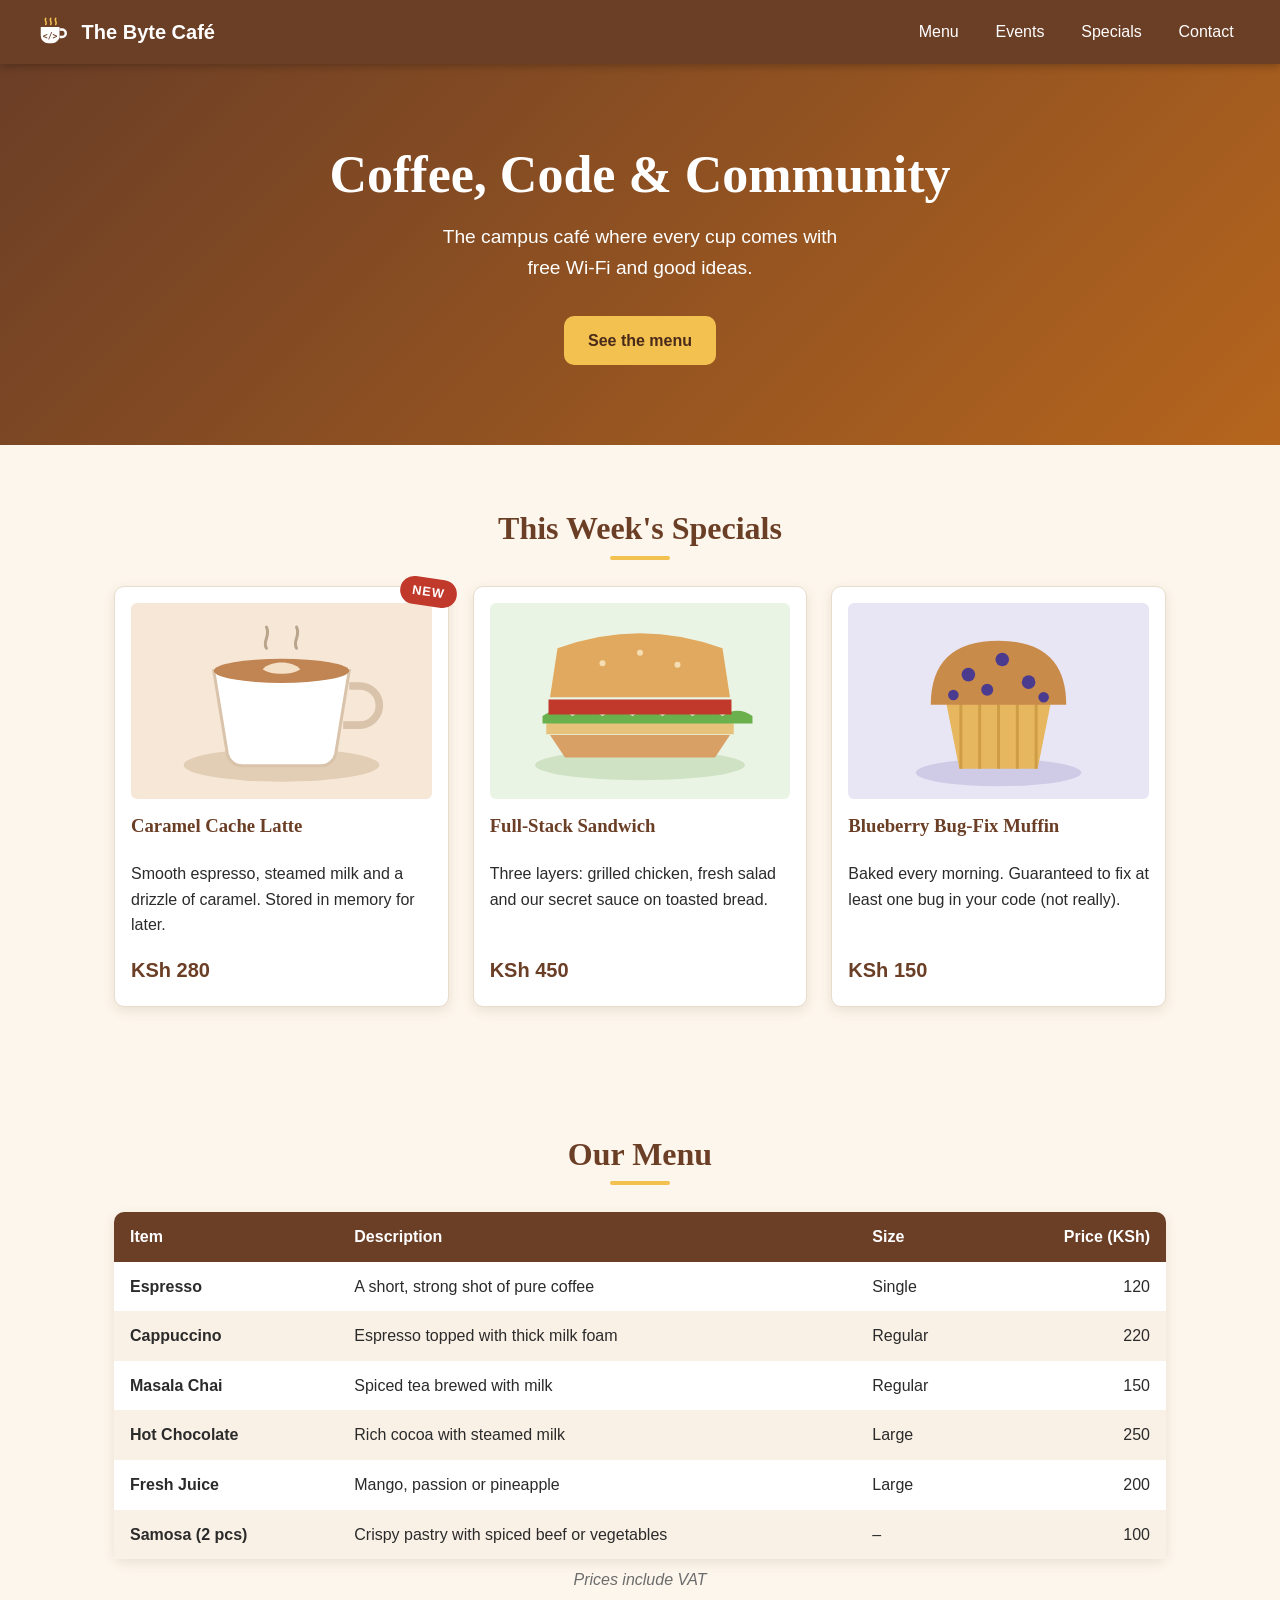
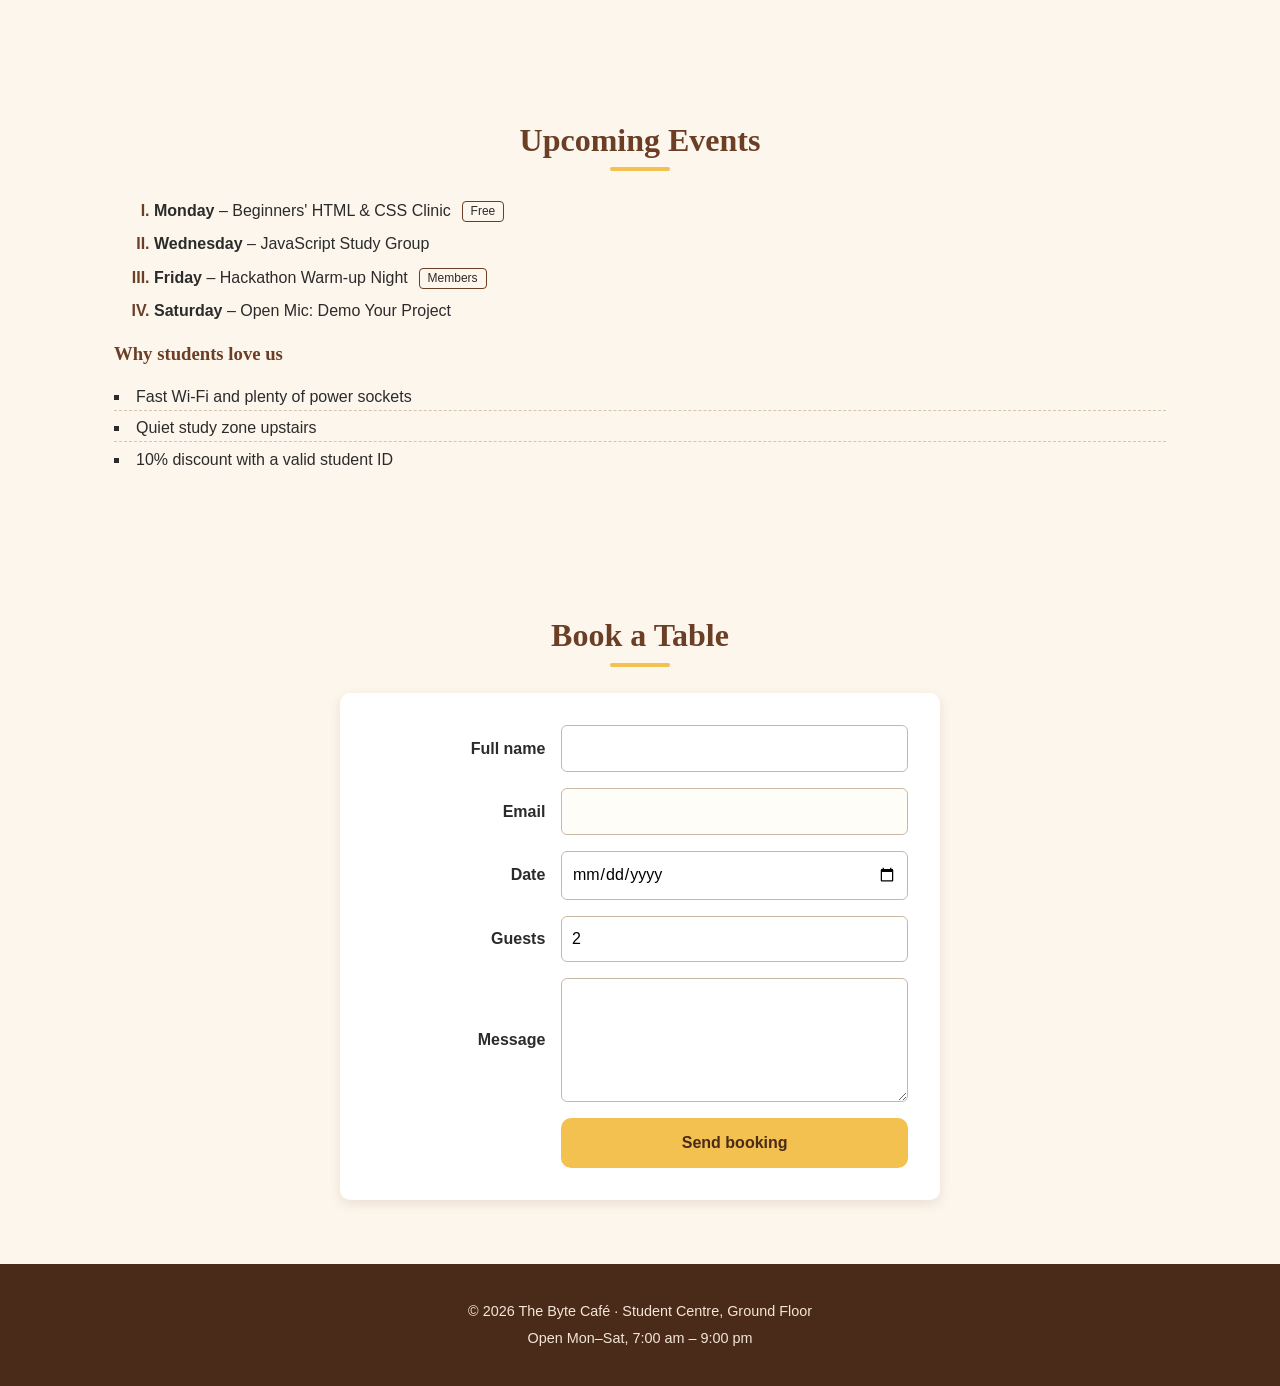
<file: index.html>
<!DOCTYPE html>
<html lang="en">
<head>
  <meta charset="UTF-8">
  <meta name="viewport" content="width=device-width, initial-scale=1">
  <title>The Byte Café – Campus Coffee &amp; Code</title>
  <link rel="stylesheet" href="css/style.css">
</head>
<body>

  <!-- ================= HEADER ================= -->
  <header class="site-header">
    <a href="#top" class="logo" id="top">
      <img src="images/logo.svg" alt="" width="40" height="40">
      <span>The Byte Café</span>
    </a>
    <nav aria-label="Main navigation">
      <ul class="nav-list">
        <li><a href="#menu">Menu</a></li>
        <li><a href="#events">Events</a></li>
        <li><a href="#specials">Specials</a></li>
        <li><a href="#contact">Contact</a></li>
      </ul>
    </nav>
  </header>

  <!-- ================= HERO ================= -->
  <section class="hero">
    <h1>Coffee, Code &amp; Community</h1>
    <p class="tagline">The campus café where every cup comes with free Wi-Fi and good ideas.</p>
    <a href="#menu" class="btn btn-primary">See the menu</a>
  </section>

  <main>

    <!-- ================= SPECIALS (cards) ================= -->
    <section id="specials" class="specials">
      <h2>This Week's Specials</h2>
      <div class="card-list">
        <article class="card">
          <span class="badge">New</span>
          <img src="images/latte.svg" alt="A caramel latte in a white cup">
          <h3>Caramel Cache Latte</h3>
          <p>Smooth espresso, steamed milk and a drizzle of caramel. Stored in memory for later.</p>
          <p class="price">KSh 280</p>
        </article>
        <article class="card">
          <img src="images/sandwich.svg" alt="A toasted chicken sandwich">
          <h3>Full-Stack Sandwich</h3>
          <p>Three layers: grilled chicken, fresh salad and our secret sauce on toasted bread.</p>
          <p class="price">KSh 450</p>
        </article>
        <article class="card">
          <img src="images/muffin.svg" alt="A blueberry muffin">
          <h3>Blueberry Bug-Fix Muffin</h3>
          <p>Baked every morning. Guaranteed to fix at least one bug in your code (not really).</p>
          <p class="price">KSh 150</p>
        </article>
      </div>
    </section>

    <!-- ================= MENU (table) ================= -->
    <section id="menu" class="menu">
      <h2>Our Menu</h2>
      <table class="menu-table">
        <caption>Prices include VAT</caption>
        <thead>
          <tr>
            <th scope="col">Item</th>
            <th scope="col">Description</th>
            <th scope="col">Size</th>
            <th scope="col">Price (KSh)</th>
          </tr>
        </thead>
        <tbody>
          <tr>
            <td>Espresso</td>
            <td>A short, strong shot of pure coffee</td>
            <td>Single</td>
            <td>120</td>
          </tr>
          <tr>
            <td>Cappuccino</td>
            <td>Espresso topped with thick milk foam</td>
            <td>Regular</td>
            <td>220</td>
          </tr>
          <tr>
            <td>Masala Chai</td>
            <td>Spiced tea brewed with milk</td>
            <td>Regular</td>
            <td>150</td>
          </tr>
          <tr>
            <td>Hot Chocolate</td>
            <td>Rich cocoa with steamed milk</td>
            <td>Large</td>
            <td>250</td>
          </tr>
          <tr>
            <td>Fresh Juice</td>
            <td>Mango, passion or pineapple</td>
            <td>Large</td>
            <td>200</td>
          </tr>
          <tr>
            <td>Samosa (2 pcs)</td>
            <td>Crispy pastry with spiced beef or vegetables</td>
            <td>–</td>
            <td>100</td>
          </tr>
        </tbody>
      </table>
    </section>

    <!-- ================= EVENTS (list) ================= -->
    <section id="events" class="events">
      <h2>Upcoming Events</h2>
      <ol class="event-list">
        <li><strong>Monday</strong> – Beginners' HTML &amp; CSS Clinic <span class="tag">Free</span></li>
        <li><strong>Wednesday</strong> – JavaScript Study Group</li>
        <li><strong>Friday</strong> – Hackathon Warm-up Night <span class="tag">Members</span></li>
        <li><strong>Saturday</strong> – Open Mic: Demo Your Project</li>
      </ol>
      <h3>Why students love us</h3>
      <ul class="feature-list">
        <li>Fast Wi-Fi and plenty of power sockets</li>
        <li>Quiet study zone upstairs</li>
        <li>10% discount with a valid student ID</li>
      </ul>
    </section>

    <!-- ================= CONTACT (form) ================= -->
    <section id="contact" class="contact">
      <h2>Book a Table</h2>
      <form class="booking-form" action="#" method="post">
        <label for="name">Full name</label>
        <input id="name" name="name" type="text" required>

        <label for="email">Email</label>
        <input id="email" name="email" type="email" required>

        <label for="date">Date</label>
        <input id="date" name="date" type="date">

        <label for="guests">Guests</label>
        <input id="guests" name="guests" type="number" min="1" max="12" value="2">

        <label for="message">Message</label>
        <textarea id="message" name="message" rows="4"></textarea>

        <button type="submit" class="btn btn-primary">Send booking</button>
      </form>
    </section>

  </main>

  <!-- ================= FOOTER ================= -->
  <footer class="site-footer">
    <p>&copy; 2026 The Byte Café · Student Centre, Ground Floor</p>
    <p>Open Mon–Sat, 7:00 am – 9:00 pm</p>
  </footer>

</body>
</html>
</file>
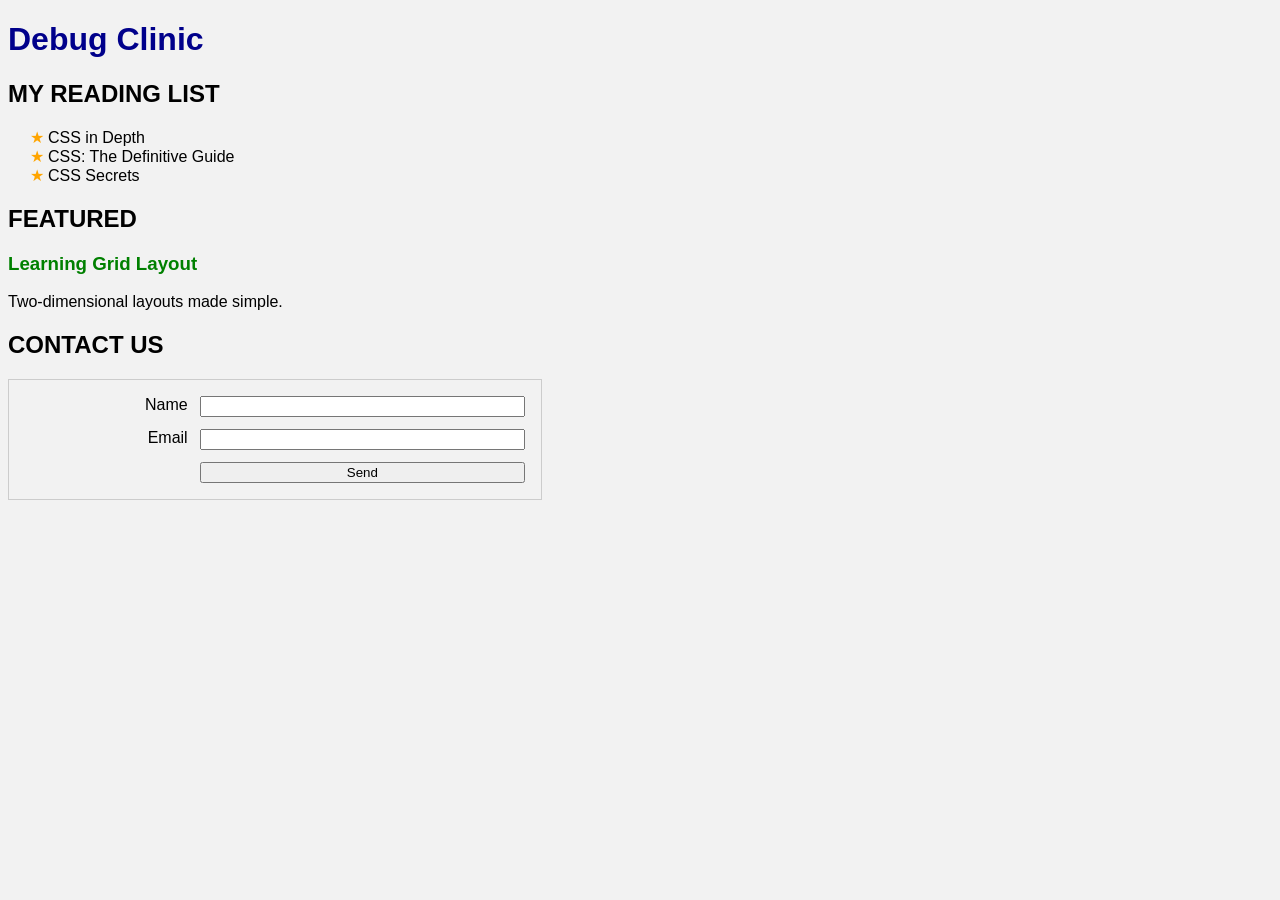
<file: exercises/buggy-fixed.html>
<!DOCTYPE html>
<html lang="en">
<head>
  <meta charset="UTF-8">
  <title>Part 11 – Debug Clinic (FIXED)</title>
  <!--
    This page contains 10 deliberate bugs (HTML and CSS) plus 1 best-practice
    problem in the <head>.
    The page SHOULD look like this when fixed:
      - Arial font everywhere, light grey page background
      - Dark blue h1, UPPERCASE h2 headings
      - The book list uses star-shaped "★" bullets in orange
      - Card titles are bold and green
      - Contact form: labels in a left column, inputs in a right column (grid)
      - Clicking the "Email" label puts the cursor in the email box
      - The "Send" button turns deepskyblue on hover
    Find each bug, fix it, and record it in the worksheet (line, bug, fix, how you found it).
  -->
  <style>
    body {
      font-family: Arial, sans-serif;
      background-color: #f2f2f2;
    }

    h1 {
      color: darkblue;
    }

    h2 {
      text-transform: uppercase;
    }

    ul.books li::marker {
      content: "★ ";
      color: orange;
    }

    .card-title {
      font-weight: bold;
      color: green;
    }

    form {
      display: grid;
      grid-template-columns: 1fr 2fr;
      gap: 12px;
      max-width: 500px;
    }

    label {
      grid-column: 1 / 2;
      text-align: right;
    }

    input,
    button {
      grid-column: 2 / 3;
    }

    button:hover {
      background-color: deepskyblue;
    }

    #contact {
      border: 1px solid #ccc;
      padding: 1rem;
    }
  </style>
</head>
<body>
  <h1>Debug Clinic</h1>

  <h2>My reading list</h2>
  <ul class="books">
    <li>CSS in Depth</li>
    <li>CSS: The Definitive Guide</li>
    <li>CSS Secrets</li>
  </ul>

  <h2>Featured</h2>
  <div class="card">
    <h3 class="card-title">Learning Grid Layout</h3>
    <p>Two-dimensional layouts made simple.</p>
  </div>

  <h2>Contact us</h2>
  <form id="contact">
    <label for="fullname">Name</label>
    <input id="fullname" type="text">

    <label for="email">Email</label>
    <input id="email" type="email">

    <button>Send</button>
  </form>
</body>
</html>
</file>
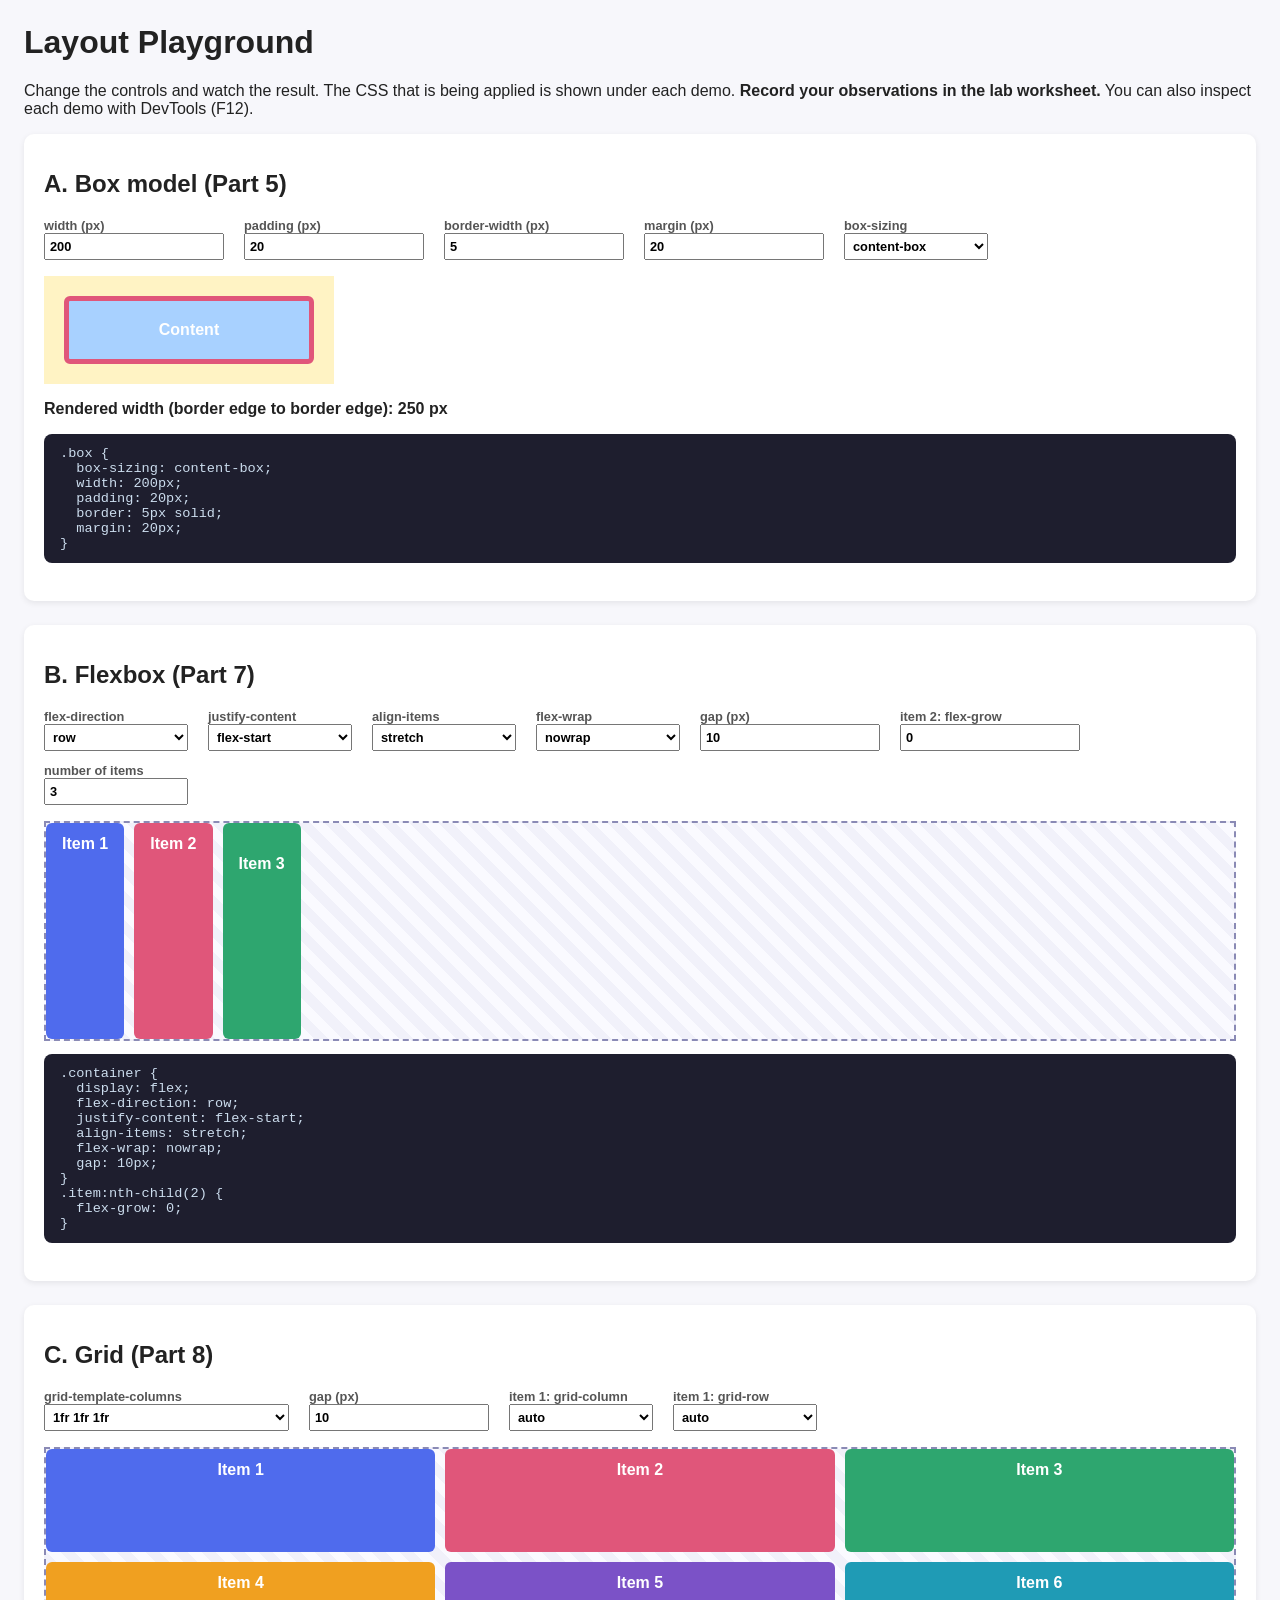
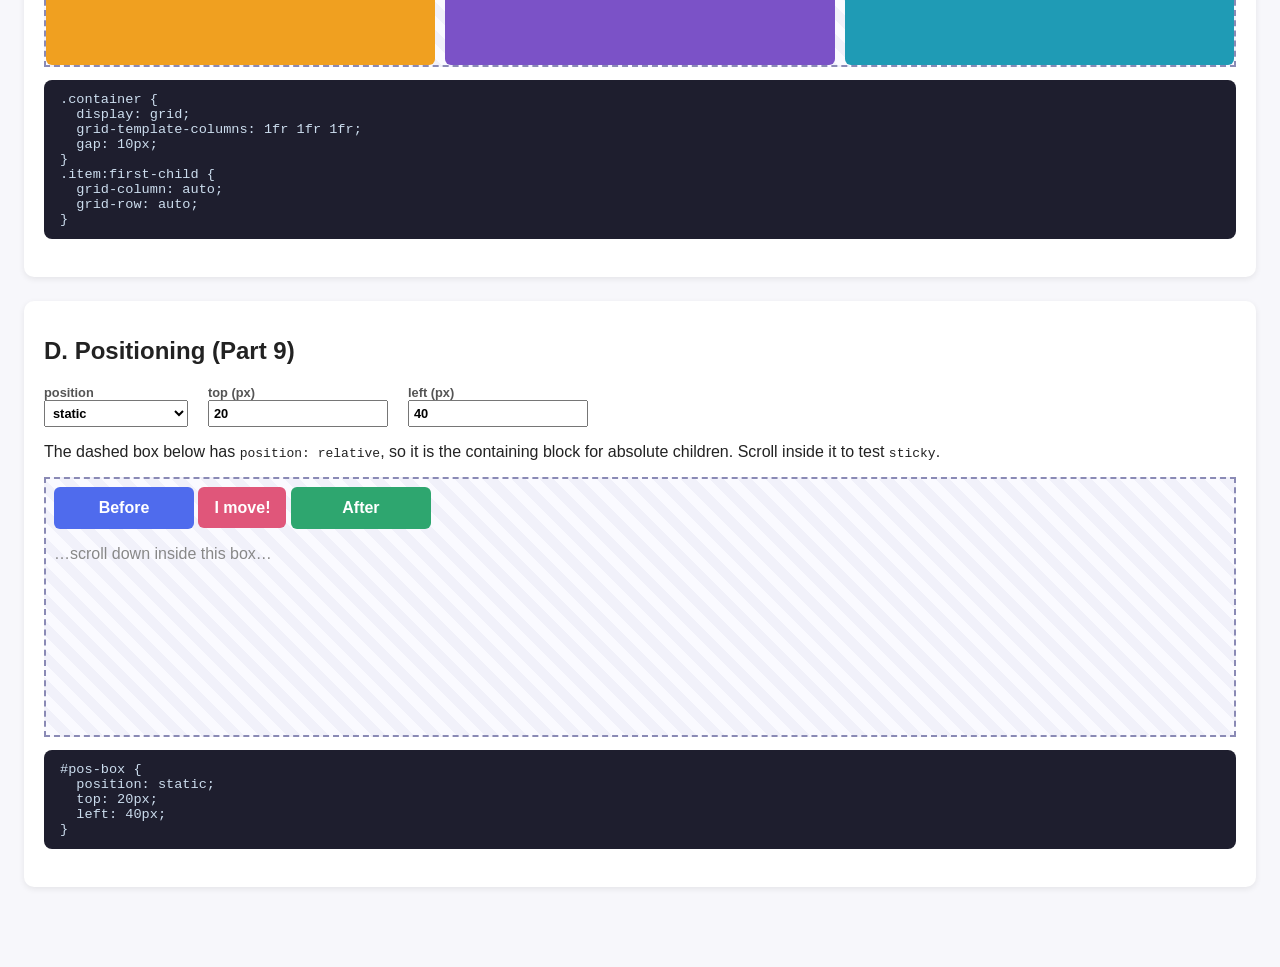
<file: exercises/layout-playground.html>
<!DOCTYPE html>
<html lang="en">
<head>
  <meta charset="UTF-8">
  <meta name="viewport" content="width=device-width, initial-scale=1">
  <title>Parts 5, 7, 8 &amp; 9 – Layout Playground</title>
  <style>
    * { box-sizing: border-box; }
    body { font-family: "Segoe UI", Arial, sans-serif; margin: 0; padding: 1.5rem; background: #f7f7fb; color: #222; }
    h1 { margin-top: 0; }
    section { background: #fff; border-radius: 10px; padding: 1rem 1.25rem 1.5rem; margin-bottom: 1.5rem; box-shadow: 0 2px 6px rgba(0,0,0,.08); }
    .controls { display: flex; flex-wrap: wrap; gap: .75rem 1.25rem; margin-bottom: 1rem; }
    .controls label { display: flex; flex-direction: column; font-size: .8rem; font-weight: 600; color: #555; }
    .controls select, .controls input { font: inherit; padding: .25rem; min-width: 9rem; }
    pre { background: #1e1e2e; color: #cde; padding: .75rem 1rem; border-radius: 8px; font-size: .85rem; overflow-x: auto; }
    .stage { border: 2px dashed #8a8ab5; min-height: 220px; background: repeating-linear-gradient(45deg,#fafaff,#fafaff 10px,#f1f1fa 10px,#f1f1fa 20px); }
    .item { background: #4f6bed; color: #fff; font-weight: 700; padding: .75rem 1rem; border-radius: 6px; text-align: center; }
    .item:nth-child(2) { background: #e0567a; }
    .item:nth-child(3) { background: #2ea66f; }
    .item:nth-child(4) { background: #f0a020; }
    .item:nth-child(5) { background: #7b52c7; }
    .item:nth-child(6) { background: #1f9bb5; }
    .tall { padding-top: 2rem; padding-bottom: 2rem; }

    /* box model demo */
    #bm-wrap { background: #fff3c4; display: inline-block; }
    #bm { background: #a8d1ff; border-style: solid; border-color: #e0567a; }
    #bm-wrap .note { font-size: .8rem; }

    /* positioning demo */
    #pos-stage { position: relative; height: 260px; overflow: auto; }
    #pos-stage .filler { height: 600px; padding: .5rem; color: #888; }
    #pos-box { width: 140px; background: #e0567a; }
    .ghost { display: inline-block; width: 140px; }
  </style>
</head>
<body>
  <h1>Layout Playground</h1>
  <p>Change the controls and watch the result. The CSS that is being applied is shown under each demo.
     <strong>Record your observations in the lab worksheet.</strong> You can also inspect each demo with DevTools (F12).</p>

  <!-- ============ BOX MODEL ============ -->
  <section id="box-model">
    <h2>A. Box model (Part 5)</h2>
    <div class="controls">
      <label>width (px)<input type="number" id="bm-width" value="200"></label>
      <label>padding (px)<input type="number" id="bm-padding" value="20"></label>
      <label>border-width (px)<input type="number" id="bm-border" value="5"></label>
      <label>margin (px)<input type="number" id="bm-margin" value="20"></label>
      <label>box-sizing
        <select id="bm-sizing"><option>content-box</option><option>border-box</option></select>
      </label>
    </div>
    <div id="bm-wrap"><div id="bm" class="item">Content</div></div>
    <p><strong>Rendered width (border edge to border edge): <span id="bm-out"></span> px</strong></p>
    <pre id="bm-code"></pre>
  </section>

  <!-- ============ FLEXBOX ============ -->
  <section id="flexbox">
    <h2>B. Flexbox (Part 7)</h2>
    <div class="controls">
      <label>flex-direction
        <select id="fx-direction"><option>row</option><option>row-reverse</option><option>column</option><option>column-reverse</option></select></label>
      <label>justify-content
        <select id="fx-justify"><option>flex-start</option><option>flex-end</option><option>center</option><option>space-between</option><option>space-around</option><option>space-evenly</option></select></label>
      <label>align-items
        <select id="fx-align"><option>stretch</option><option>flex-start</option><option>flex-end</option><option>center</option><option>baseline</option></select></label>
      <label>flex-wrap
        <select id="fx-wrap"><option>nowrap</option><option>wrap</option></select></label>
      <label>gap (px)<input type="number" id="fx-gap" value="10"></label>
      <label>item 2: flex-grow<input type="number" id="fx-grow" value="0" min="0"></label>
      <label>number of items<input type="number" id="fx-count" value="3" min="1" max="6"></label>
    </div>
    <div class="stage" id="fx-stage"></div>
    <pre id="fx-code"></pre>
  </section>

  <!-- ============ GRID ============ -->
  <section id="grid">
    <h2>C. Grid (Part 8)</h2>
    <div class="controls">
      <label>grid-template-columns
        <select id="gr-cols">
          <option>1fr 1fr 1fr</option>
          <option>1fr 2fr</option>
          <option>200px 1fr</option>
          <option>repeat(4, 1fr)</option>
          <option>repeat(auto-fit, minmax(150px, 1fr))</option>
        </select></label>
      <label>gap (px)<input type="number" id="gr-gap" value="10"></label>
      <label>item 1: grid-column
        <select id="gr-span"><option>auto</option><option>1 / 3</option><option>1 / -1</option><option>span 2</option></select></label>
      <label>item 1: grid-row
        <select id="gr-row"><option>auto</option><option>1 / 3</option><option>span 2</option></select></label>
    </div>
    <div class="stage" id="gr-stage"></div>
    <pre id="gr-code"></pre>
  </section>

  <!-- ============ POSITIONING ============ -->
  <section id="positioning">
    <h2>D. Positioning (Part 9)</h2>
    <div class="controls">
      <label>position
        <select id="ps-position"><option>static</option><option>relative</option><option>absolute</option><option>fixed</option><option>sticky</option></select></label>
      <label>top (px)<input type="number" id="ps-top" value="20"></label>
      <label>left (px)<input type="number" id="ps-left" value="40"></label>
    </div>
    <p>The dashed box below has <code>position: relative</code>, so it is the containing block for absolute children.
       Scroll inside it to test <code>sticky</code>.</p>
    <div class="stage" id="pos-stage">
      <div class="filler">
        <span class="item ghost">Before</span>
        <span class="item" id="pos-box">I move!</span>
        <span class="item ghost">After</span>
        <p>…scroll down inside this box…</p>
      </div>
    </div>
    <pre id="ps-code"></pre>
  </section>

<script>
  const $ = id => document.getElementById(id);

  function boxModel() {
    const w = +$('bm-width').value, p = +$('bm-padding').value, b = +$('bm-border').value,
          m = +$('bm-margin').value, s = $('bm-sizing').value, el = $('bm');
    Object.assign(el.style, { width: w + 'px', padding: p + 'px', borderWidth: b + 'px', margin: m + 'px', boxSizing: s });
    $('bm-out').textContent = Math.round(el.getBoundingClientRect().width);
    $('bm-code').textContent = `.box {\n  box-sizing: ${s};\n  width: ${w}px;\n  padding: ${p}px;\n  border: ${b}px solid;\n  margin: ${m}px;\n}`;
  }

  function flex() {
    const st = $('fx-stage'), n = +$('fx-count').value;
    st.innerHTML = '';
    for (let i = 1; i <= n; i++) {
      const d = document.createElement('div');
      d.className = 'item' + (i === 3 ? ' tall' : '');
      d.textContent = 'Item ' + i;
      st.appendChild(d);
    }
    const css = { display: 'flex', flexDirection: $('fx-direction').value, justifyContent: $('fx-justify').value,
                  alignItems: $('fx-align').value, flexWrap: $('fx-wrap').value, gap: $('fx-gap').value + 'px' };
    Object.assign(st.style, css);
    const g = +$('fx-grow').value;
    if (st.children[1]) st.children[1].style.flexGrow = g;
    $('fx-code').textContent =
`.container {\n  display: flex;\n  flex-direction: ${css.flexDirection};\n  justify-content: ${css.justifyContent};\n  align-items: ${css.alignItems};\n  flex-wrap: ${css.flexWrap};\n  gap: ${css.gap};\n}\n.item:nth-child(2) {\n  flex-grow: ${g};\n}`;
  }

  function grid() {
    const st = $('gr-stage');
    st.innerHTML = '';
    for (let i = 1; i <= 6; i++) {
      const d = document.createElement('div'); d.className = 'item'; d.textContent = 'Item ' + i; st.appendChild(d);
    }
    Object.assign(st.style, { display: 'grid', gridTemplateColumns: $('gr-cols').value, gap: $('gr-gap').value + 'px' });
    st.children[0].style.gridColumn = $('gr-span').value;
    st.children[0].style.gridRow = $('gr-row').value;
    $('gr-code').textContent =
`.container {\n  display: grid;\n  grid-template-columns: ${$('gr-cols').value};\n  gap: ${$('gr-gap').value}px;\n}\n.item:first-child {\n  grid-column: ${$('gr-span').value};\n  grid-row: ${$('gr-row').value};\n}`;
  }

  function pos() {
    const b = $('pos-box'), p = $('ps-position').value;
    Object.assign(b.style, { position: p, top: $('ps-top').value + 'px', left: $('ps-left').value + 'px' });
    $('ps-code').textContent = `#pos-box {\n  position: ${p};\n  top: ${$('ps-top').value}px;\n  left: ${$('ps-left').value}px;\n}`;
  }

  document.querySelectorAll('#box-model input, #box-model select').forEach(e => e.addEventListener('input', boxModel));
  document.querySelectorAll('#flexbox input, #flexbox select').forEach(e => e.addEventListener('input', flex));
  document.querySelectorAll('#grid input, #grid select').forEach(e => e.addEventListener('input', grid));
  document.querySelectorAll('#positioning input, #positioning select').forEach(e => e.addEventListener('input', pos));
  boxModel(); flex(); grid(); pos();
</script>
</body>
</html>
</file>
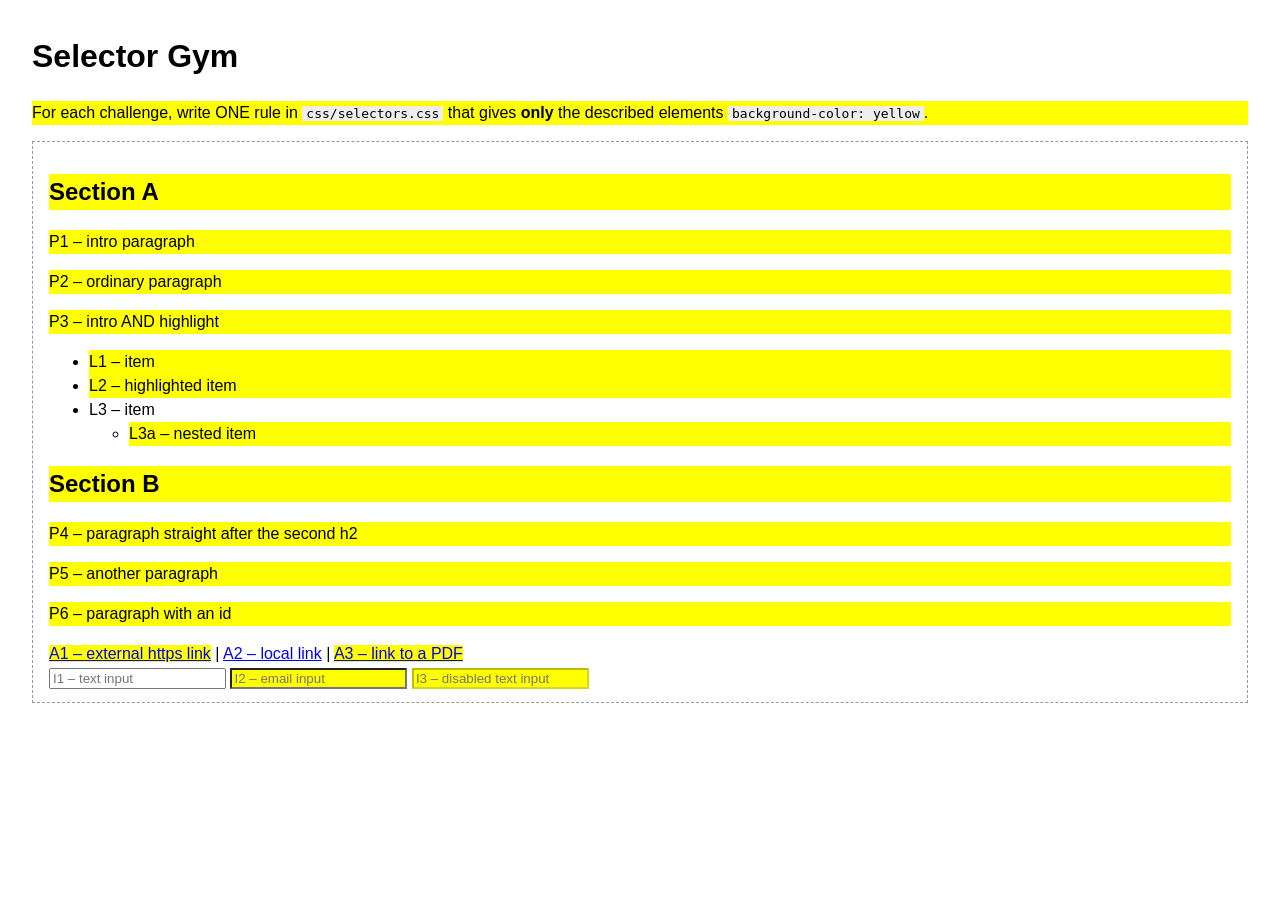
<file: exercises/selectors.html>
<!DOCTYPE html>
<html lang="en">
<head>
  <meta charset="UTF-8">
  <title>Part 2 – Selector Gym</title>
  <style>
    /* Helper styles – do not change */
    body { font-family: Arial, sans-serif; margin: 2rem; line-height: 1.5; }
    .box { border: 1px dashed #999; padding: 0.75rem 1rem; margin: 1rem 0; }
    code { background: #eee; padding: 0 4px; }
  </style>
  <!-- Write YOUR answers in css/selectors.css -->
  <link rel="stylesheet" href="css/selectors.css">
</head>
<body>
  <h1>Selector Gym</h1>
  <p>For each challenge, write ONE rule in <code>css/selectors.css</code> that gives
     <strong>only</strong> the described elements <code>background-color: yellow</code>.</p>

  <div class="box" id="gym">
    <h2>Section A</h2>
    <p class="intro">P1 – intro paragraph</p>
    <p>P2 – ordinary paragraph</p>
    <p class="intro highlight">P3 – intro AND highlight</p>
    <ul>
      <li>L1 – item</li>
      <li class="highlight">L2 – highlighted item</li>
      <li>L3 – item
        <ul>
          <li>L3a – nested item</li>
        </ul>
      </li>
    </ul>
    <h2>Section B</h2>
    <p>P4 – paragraph straight after the second h2</p>
    <p>P5 – another paragraph</p>
    <p id="special">P6 – paragraph with an id</p>
    <a href="https://developer.mozilla.org">A1 – external https link</a> |
    <a href="contact.html">A2 – local link</a> |
    <a href="guide.pdf">A3 – link to a PDF</a>
    <form>
      <input type="text" placeholder="I1 – text input">
      <input type="email" placeholder="I2 – email input">
      <input type="text" placeholder="I3 – disabled text input" disabled>
    </form>
  </div>
</body>
</html>
</file>
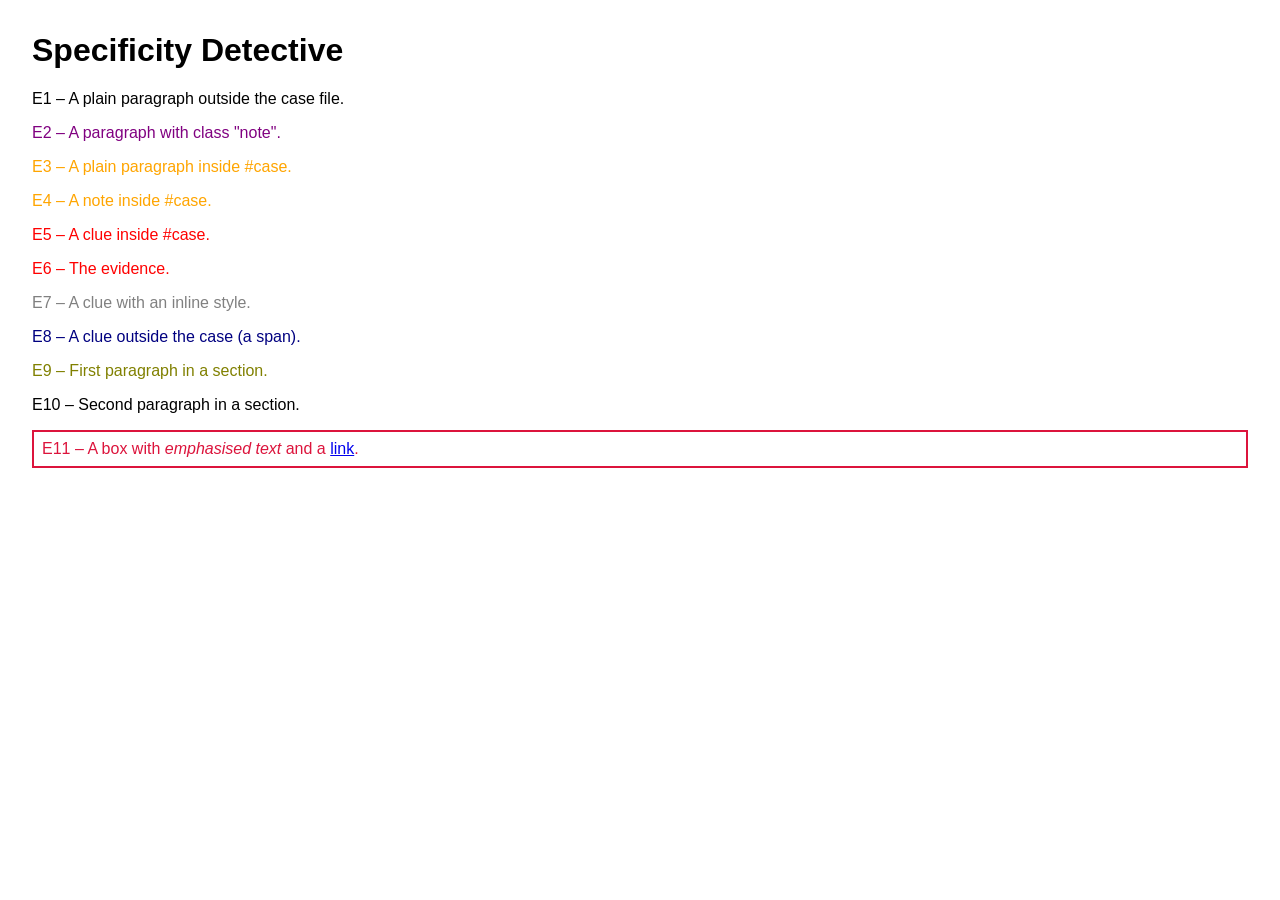
<file: exercises/specificity.html>
<!DOCTYPE html>
<html lang="en">
<head>
  <meta charset="UTF-8">
  <title>Part 3 – Specificity Detective</title>
  <style>
    body { font-family: Arial, sans-serif; margin: 2rem; }
    /* ====== DO NOT EDIT THESE RULES UNTIL STEP 3 ====== */
    /* R1 */ p              { color: black; }
    /* R2 */ .note          { color: green; }
    /* R3 */ #case p        { color: orange; }
    /* R4 */ p.note         { color: purple; }
    /* R5 */ .clue          { color: teal; }
    /* R6 */ div .clue      { color: brown; }
    /* R7 */ #case .clue    { color: red; }
    /* R8 */ .clue          { color: navy; }
    /* R9 */ #evidence      { color: magenta; }
    /* R10 */ section p:first-child { color: olive; }
    /* R11 */ .box          { color: crimson; border: 2px solid crimson; padding: .5rem; }
    /* ================================================== */
  </style>
</head>
<body>
  <h1>Specificity Detective</h1>

  <p>E1 – A plain paragraph outside the case file.</p>
  <p class="note">E2 – A paragraph with class "note".</p>

  <div id="case">
    <p>E3 – A plain paragraph inside #case.</p>
    <p class="note">E4 – A note inside #case.</p>
    <p class="clue">E5 – A clue inside #case.</p>
    <p class="clue" id="evidence">E6 – The evidence.</p>
    <p class="clue" style="color: gray;">E7 – A clue with an inline style.</p>
  </div>

  <span class="clue">E8 – A clue outside the case (a span).</span>

  <section>
    <p>E9 – First paragraph in a section.</p>
    <p>E10 – Second paragraph in a section.</p>
  </section>

  <div class="box">
    E11 – A box with <em>emphasised text</em> and a <a href="#">link</a>.
  </div>
</body>
</html>
</file>
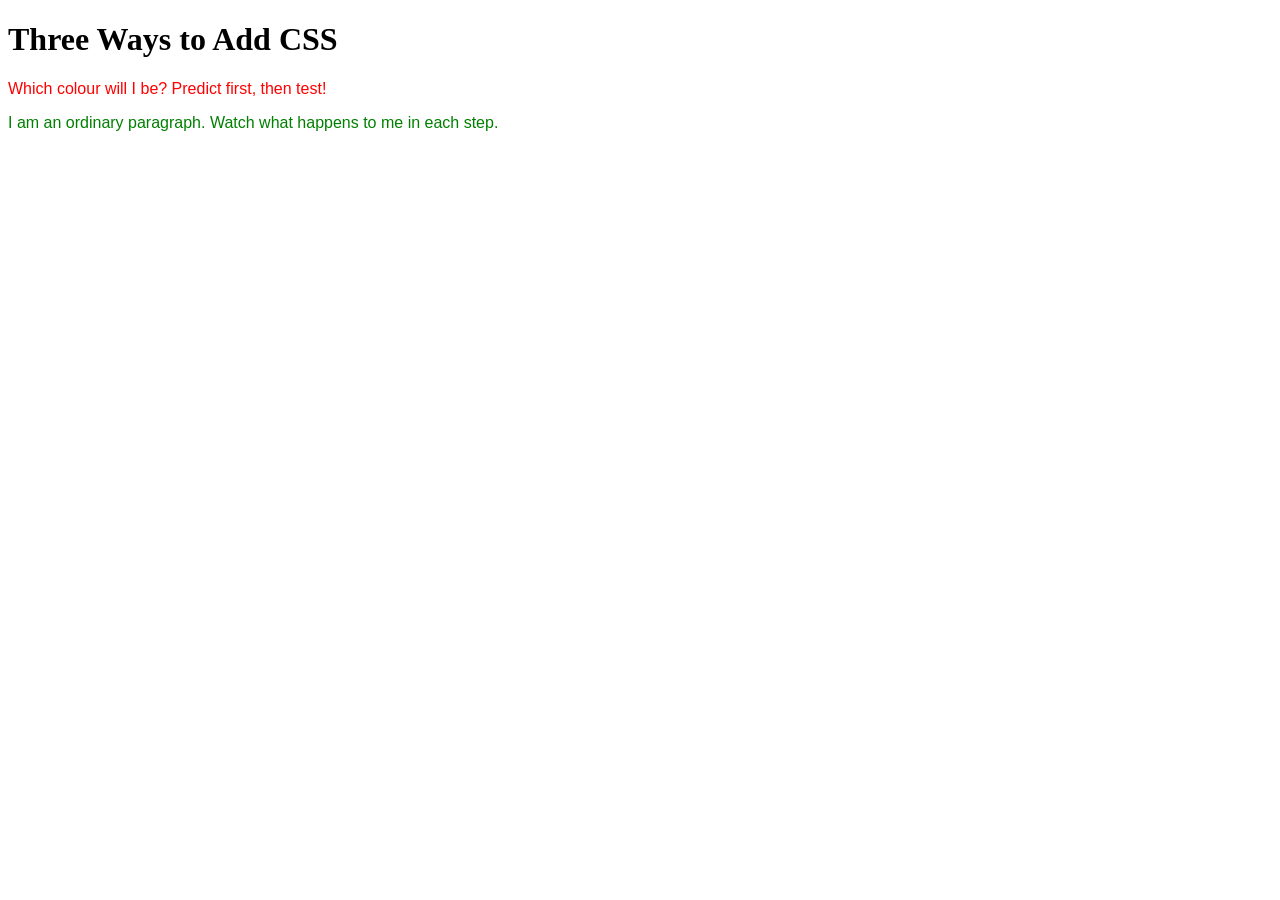
<file: exercises/three-ways.html>
<!DOCTYPE html>
<html lang="en">
<head>
  <meta charset="UTF-8">
  <title>Part 1 – Three ways to add CSS</title>

  <!-- STEP A: external stylesheet (already linked) -->
  <link rel="stylesheet" href="css/three-ways.css">

  <!-- STEP B: internal style -->
  <style>
    p { color: green; }
  </style>
</head>
<body>
  <h1>Three Ways to Add CSS</h1>

  <!-- STEP C: add an inline style attribute to this paragraph -->
  <p id="target" style="color: red;">Which colour will I be? Predict first, then test!</p>

  <p>I am an ordinary paragraph. Watch what happens to me in each step.</p>
</body>
</html>
</file>
<file: css/style.css>
/* =====================================================================
   The Byte Café – REFERENCE SOLUTION (instructor copy)
   Organised by lab part so it can be compared with student work.
   ===================================================================== */

/* ---------- PART 4: Custom properties (design tokens) ---------- */
:root {
  --brown: #6b3e26;            /* hex            */
  --brown-dark: #4a2a19;
  --cream: rgb(253 246 236);   /* modern rgb()   */
  --gold: hsl(42 86% 63%);     /* hsl()          */
  --text: #2b2b2b;
  --muted: #6c6c6c;
  --radius: 10px;
}

/* ---------- PART 5: Box model reset ---------- */
*,
*::before,
*::after {
  box-sizing: border-box;
}

/* ---------- PART 4: Typography & colour ---------- */
body {
  margin: 0;
  font-family: "Segoe UI", Roboto, Helvetica, Arial, sans-serif;
  font-size: 1rem;           /* 16px by default        */
  line-height: 1.6;          /* unitless = scales      */
  color: var(--text);
  background-color: var(--cream);
}

h1,
h2,
h3 {
  font-family: Georgia, "Times New Roman", serif;
  line-height: 1.2;
  color: var(--brown);
}

h2 {
  font-size: 2rem;
  text-align: center;
  margin-top: 0;
}

h2::after {                   /* pseudo-element: decorative underline */
  content: "";
  display: block;
  width: 60px;
  height: 4px;
  margin: 0.5rem auto 0;
  background: var(--gold);
  border-radius: 2px;
}

img {
  max-width: 100%;
  display: block;
}

/* Links: order L-V-H-F-A ("LoVe HAte") */
a:link    { color: var(--brown); }
a:visited { color: var(--brown-dark); }
a:hover   { color: #b5651d; }
a:focus-visible {
  outline: 3px solid var(--gold);
  outline-offset: 2px;
}
a:active  { color: #8b0000; }

/* ---------- PART 7 & 9: Header – flexbox + sticky positioning ---------- */
.site-header {
  position: sticky;
  top: 0;
  z-index: 10;
  display: flex;
  justify-content: space-between;
  align-items: center;
  flex-wrap: wrap;
  gap: 1rem;
  padding: 0.75rem 2rem;
  background-color: var(--brown);
  box-shadow: 0 2px 8px rgba(0, 0, 0, 0.25);
}

.logo {
  display: flex;
  align-items: center;
  gap: 0.6rem;
  text-decoration: none;
  font-weight: 700;
  font-size: 1.25rem;
}

.site-header a:link,
.site-header a:visited {
  color: #fff;
}

/* ---------- PART 6 & 7: Navigation list ---------- */
.nav-list {
  list-style-type: none;     /* remove bullets */
  display: flex;
  gap: 0.5rem;
  margin: 0;
  padding: 0;
}

.nav-list a {
  display: block;            /* make the whole area clickable */
  padding: 0.4rem 0.9rem;
  border-radius: 999px;
  text-decoration: none;
}

.nav-list a:hover {
  background-color: var(--gold);
  color: var(--brown-dark);
}

/* ---------- Hero ---------- */
.hero {
  text-align: center;
  padding: 5rem 1.5rem;
  color: #fff;
  background: linear-gradient(135deg, var(--brown) 0%, #b5651d 100%);
}

.hero h1 {
  color: #fff;
  font-size: clamp(2rem, 5vw, 3.25rem);
  margin: 0 0 1rem;
}

.tagline {
  font-size: 1.2rem;
  max-width: 40ch;
  margin: 0 auto 2rem;
}

/* Buttons – class selectors combined */
.btn {
  display: inline-block;
  padding: 0.75rem 1.5rem;
  border: none;
  border-radius: var(--radius);
  font: inherit;
  font-weight: 600;
  text-decoration: none;
  cursor: pointer;
}

.btn-primary,
.hero .btn-primary:link,
.hero .btn-primary:visited {
  background-color: var(--gold);
  color: var(--brown-dark);
}

.btn-primary:hover {
  background-color: #fff;
}

/* ---------- Main sections (box model) ---------- */
main > section {             /* child combinator */
  max-width: 1100px;
  margin: 0 auto;
  padding: 4rem 1.5rem;
}

/* ---------- PART 8: Cards – grid ---------- */
.card-list {
  display: grid;
  grid-template-columns: repeat(auto-fit, minmax(260px, 1fr));
  gap: 1.5rem;
}

/* ---------- PART 5 & 9: Card box model + absolute badge ---------- */
.card {
  position: relative;        /* containing block for the badge */
  display: flex;
  flex-direction: column;
  padding: 1rem 1rem 1.25rem;
  background-color: #fff;
  border: 1px solid #e8dccd;
  border-radius: var(--radius);
  box-shadow: 0 4px 12px rgba(107, 62, 38, 0.12);
}

.card img {
  border-radius: calc(var(--radius) - 4px);
  margin-bottom: 0.75rem;
}

.card h3 {
  margin: 0.25rem 0 0.5rem;
}

.card .price {
  margin-top: auto;          /* push price to bottom of card */
  margin-bottom: 0;
  font-weight: 700;
  font-size: 1.25rem;
  color: var(--brown);
}

.badge {
  position: absolute;
  top: -0.6rem;
  right: -0.6rem;
  padding: 0.25rem 0.75rem;
  background-color: #c0392b;
  color: #fff;
  font-size: 0.8rem;
  font-weight: 700;
  text-transform: uppercase;
  letter-spacing: 0.08em;
  border-radius: 999px;
  transform: rotate(8deg);
}

/* ---------- PART 6: Table ---------- */
.menu-table {
  width: 100%;
  border-collapse: collapse;
  background-color: #fff;
  border-radius: var(--radius);
  overflow: hidden;
  box-shadow: 0 4px 12px rgba(107, 62, 38, 0.12);
}

.menu-table caption {
  caption-side: bottom;
  padding-top: 0.5rem;
  font-style: italic;
  color: var(--muted);
}

.menu-table th,
.menu-table td {
  padding: 0.75rem 1rem;
  text-align: left;
}

.menu-table th {
  background-color: var(--brown);
  color: #fff;
}

.menu-table tbody tr:nth-child(even) {
  background-color: #faf1e6;
}

.menu-table tbody tr:hover {
  background-color: #f4dfc4;
}

.menu-table td:first-child {
  font-weight: 600;
}

.menu-table td:last-child,
.menu-table th:last-child {
  text-align: right;
}

/* ---------- PART 6: Lists ---------- */
.event-list {
  list-style-type: upper-roman;
  padding-left: 2.5rem;
}

.event-list li {
  margin-bottom: 0.5rem;
}

.event-list li::marker {
  color: var(--brown);
  font-weight: 700;
}

.tag {
  display: inline-block;
  margin-left: 0.4rem;
  padding: 0 0.5rem;
  font-size: 0.75rem;
  border: 1px solid var(--brown);
  border-radius: 4px;
  vertical-align: middle;
}

.feature-list {
  list-style-type: square;
  list-style-position: inside;
  padding-left: 0;
}

/* Adjacent sibling combinator: first <li> after another <li> gets a divider */
.feature-list li + li {
  border-top: 1px dashed #d9c3aa;
  padding-top: 0.3rem;
}

/* ---------- PART 8: Form – grid ---------- */
.booking-form {
  display: grid;
  grid-template-columns: 1fr 2fr;
  gap: 1rem;
  align-items: center;
  max-width: 600px;
  margin: 0 auto;
  padding: 2rem;
  background-color: #fff;
  border-radius: var(--radius);
  box-shadow: 0 4px 12px rgba(107, 62, 38, 0.12);
}

.booking-form label {
  grid-column: 1 / 2;
  text-align: right;
  font-weight: 600;
}

.booking-form input,
.booking-form textarea,
.booking-form button {
  grid-column: 2 / 3;
}

.booking-form input,
.booking-form textarea {
  width: 100%;
  padding: 0.6rem;
  font: inherit;
  border: 1px solid #c9b8a6;
  border-radius: 6px;
}

/* Attribute selector */
.booking-form input[type="email"] {
  background-color: #fffdf8;
}

/* Pseudo-classes for form state */
.booking-form input:focus,
.booking-form textarea:focus {
  outline: 3px solid var(--gold);
  border-color: var(--brown);
}

.booking-form input:user-invalid {   /* only after the user has interacted */
  border-color: #c0392b;
}

/* ---------- Footer ---------- */
.site-footer {
  text-align: center;
  padding: 2rem 1rem;
  background-color: var(--brown-dark);
  color: #f3e6d6;
  font-size: 0.9rem;
}

.site-footer p {
  margin: 0.25rem 0;
}

/* ---------- PART 10: Responsive design (mobile adjustments) ---------- */
@media (max-width: 640px) {
  .site-header {
    position: static;        /* sticky header takes too much room on phones */
    flex-direction: column;
    padding: 0.75rem 1rem;
  }

  .nav-list {
    flex-wrap: wrap;
    justify-content: center;
  }

  .hero {
    padding: 3rem 1rem;
  }

  .booking-form {
    grid-template-columns: 1fr;   /* single column */
    padding: 1.25rem;
  }

  .booking-form label,
  .booking-form input,
  .booking-form textarea,
  .booking-form button {
    grid-column: 1;
  }

  .booking-form label {
    text-align: left;
  }

  .menu-table th:nth-child(2),
  .menu-table td:nth-child(2) {
    display: none;              /* hide Description column on small screens */
  }
}
</file>
<file: exercises/css/selectors.css>
/* Part 2 – Selector Gym – ANSWER KEY
   (Each answer is active here at once, for reference only.
    Students should test them one at a time.) */

/* S1  */ p                     { background-color: yellow; }   /* P1–P6 + the instruction paragraph */
/* S2  */ .intro                { background-color: yellow; }   /* P1, P3 */
/* S3  */ .intro.highlight      { background-color: yellow; }   /* P3 (no space between classes!) */
/* S4  */ #special              { background-color: yellow; }   /* P6 */
/* S5  */ li.highlight          { background-color: yellow; }   /* L2 */
/* S6  */ li li                 { background-color: yellow; }   /* L3a  (also: ul ul li) */
/* S7  */ h2 + p                { background-color: yellow; }   /* P1, P4 */
/* S8  */ h2 ~ p                { background-color: yellow; }   /* P1–P6: ~ matches ALL later siblings of ANY h2 */
/* S9  */ a[href^="https"]      { background-color: yellow; }   /* A1 */
/* S10 */ a[href$=".pdf"]       { background-color: yellow; }   /* A3 */
/* S11 */ input[type="email"]   { background-color: yellow; }   /* I2 */
/* S12 */ input:disabled        { background-color: yellow; }   /* I3 */
/* S13 */ li:first-child        { background-color: yellow; }   /* L1, L3a */
/* S14 */ h2, #special          { background-color: yellow; }   /* both h2s + P6 */
</file>
<file: exercises/css/three-ways.css>
/* Part 1 – external stylesheet */
p {
  color: blue;
  font-family: Arial, sans-serif;
}
</file>
